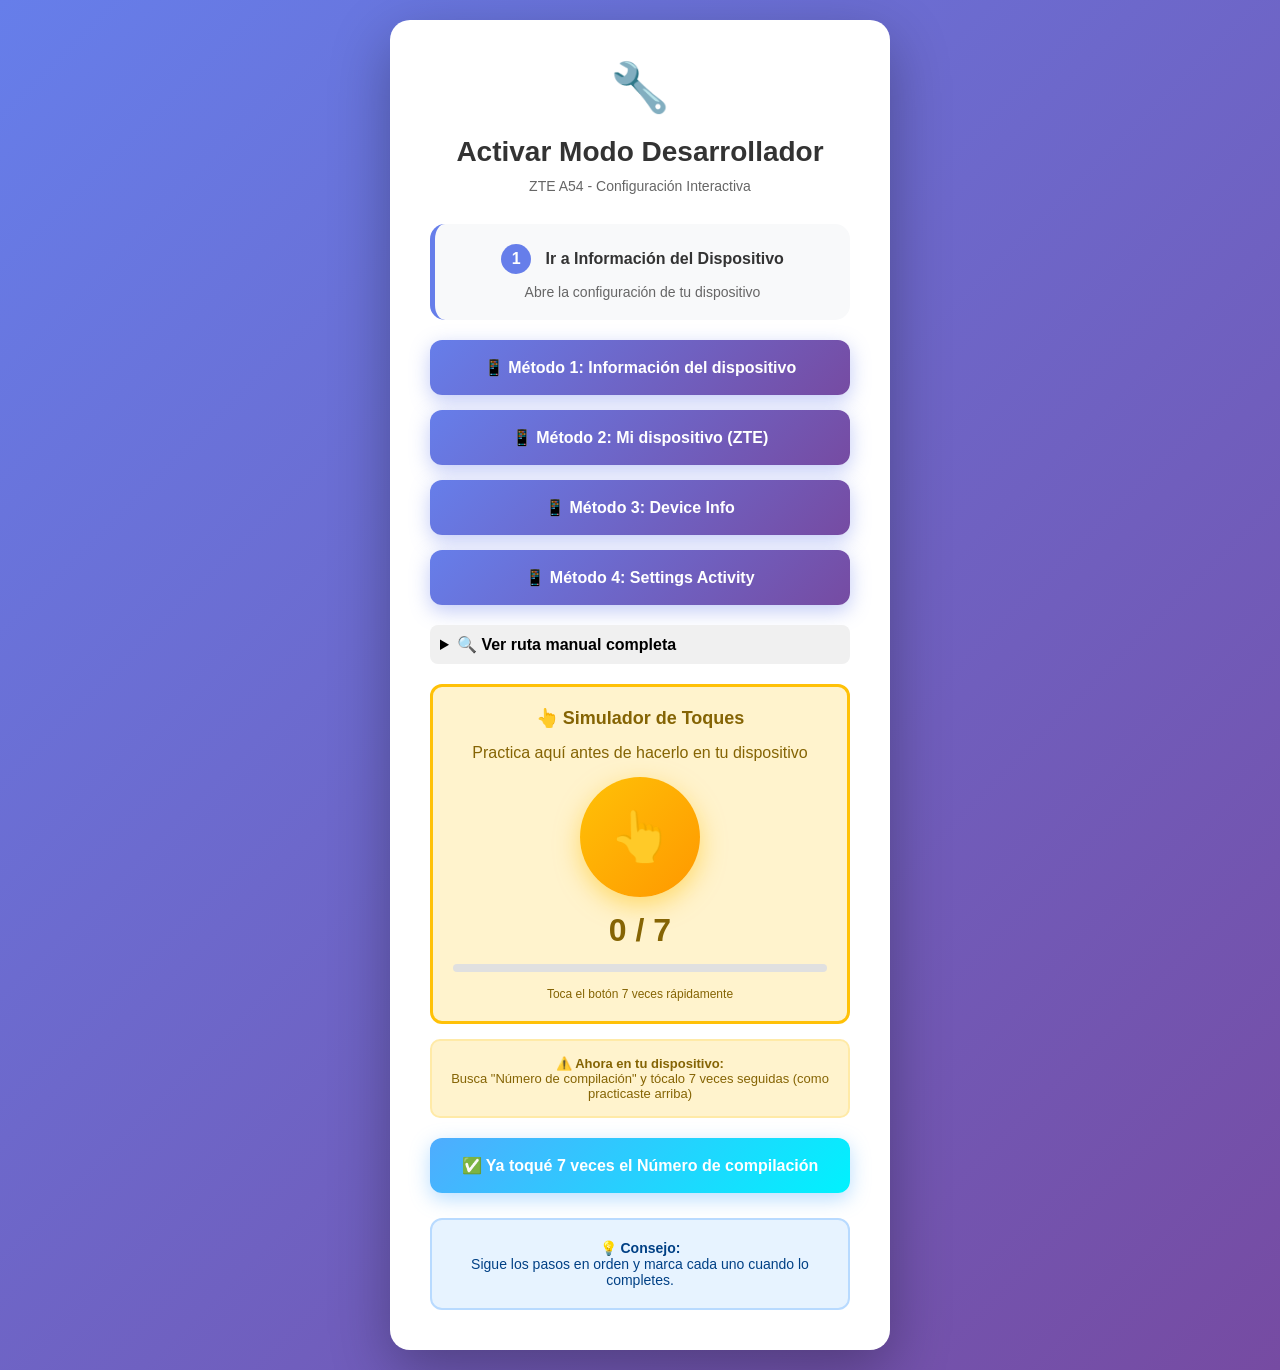
<file: offline.html>
<!DOCTYPE html>
<html lang="es">
<head>
    <meta charset="UTF-8">
    <meta name="viewport" content="width=device-width, initial-scale=1.0">
    <title>Activar Modo Desarrollador - ZTE A54</title>
    <style>
        * {
            margin: 0;
            padding: 0;
            box-sizing: border-box;
        }
        body {
            font-family: 'Segoe UI', Tahoma, Geneva, Verdana, sans-serif;
            display: flex;
            flex-direction: column;
            justify-content: center;
            align-items: center;
            min-height: 100vh;
            background: linear-gradient(135deg, #667eea 0%, #764ba2 100%);
            padding: 20px;
        }
        .container {
            background: white;
            padding: 40px;
            border-radius: 20px;
            box-shadow: 0 20px 60px rgba(0,0,0,0.3);
            text-align: center;
            max-width: 500px;
            width: 100%;
        }
        h1 {
            color: #333;
            margin-bottom: 10px;
            font-size: 28px;
        }
        .subtitle {
            color: #666;
            margin-bottom: 30px;
            font-size: 14px;
        }
        .step {
            background: #f8f9fa;
            padding: 20px;
            border-radius: 15px;
            margin-bottom: 20px;
            border-left: 5px solid #667eea;
            transition: all 0.3s;
        }
        .step.completed {
            border-left-color: #28a745;
            background: #d4edda;
        }
        .step-number {
            display: inline-block;
            width: 30px;
            height: 30px;
            background: #667eea;
            color: white;
            border-radius: 50%;
            line-height: 30px;
            font-weight: bold;
            margin-right: 10px;
            transition: all 0.3s;
        }
        .step.completed .step-number {
            background: #28a745;
        }
        .step-title {
            font-weight: bold;
            color: #333;
            margin-bottom: 10px;
            font-size: 16px;
        }
        .btn {
            display: block;
            width: 100%;
            padding: 18px 30px;
            margin: 15px 0;
            font-size: 16px;
            font-weight: bold;
            text-decoration: none;
            color: white;
            background: linear-gradient(135deg, #667eea 0%, #764ba2 100%);
            border-radius: 12px;
            box-shadow: 0 6px 20px rgba(102, 126, 234, 0.4);
            transition: all 0.3s;
            border: none;
            cursor: pointer;
        }
        .btn:active {
            transform: scale(0.98);
            box-shadow: 0 3px 10px rgba(102, 126, 234, 0.4);
        }
        .btn-secondary {
            background: linear-gradient(135deg, #f093fb 0%, #f5576c 100%);
            box-shadow: 0 6px 20px rgba(245, 87, 108, 0.4);
        }
        .btn-success {
            background: linear-gradient(135deg, #4facfe 0%, #00f2fe 100%);
            box-shadow: 0 6px 20px rgba(79, 172, 254, 0.4);
        }
        .btn:disabled {
            opacity: 0.5;
            cursor: not-allowed;
        }
        .info {
            margin-top: 25px;
            padding: 20px;
            background: #e7f3ff;
            border-radius: 12px;
            font-size: 14px;
            color: #004085;
            border: 2px solid #b8daff;
        }
        .warning {
            margin-top: 15px;
            padding: 15px;
            background: #fff3cd;
            border-radius: 10px;
            font-size: 13px;
            color: #856404;
            border: 2px solid #ffeaa7;
        }
        .tap-counter {
            margin-top: 15px;
            padding: 20px;
            background: #fff3cd;
            border-radius: 12px;
            border: 3px solid #ffc107;
        }
        .tap-counter h3 {
            color: #856404;
            margin-bottom: 15px;
            font-size: 18px;
        }
        .tap-button {
            width: 120px;
            height: 120px;
            background: linear-gradient(135deg, #ffc107 0%, #ff9800 100%);
            border-radius: 50%;
            border: none;
            color: white;
            font-size: 48px;
            cursor: pointer;
            box-shadow: 0 8px 25px rgba(255, 193, 7, 0.5);
            transition: all 0.2s;
            margin: 10px auto;
            display: block;
        }
        .tap-button:active {
            transform: scale(0.95);
            box-shadow: 0 4px 15px rgba(255, 193, 7, 0.5);
        }
        .tap-count {
            font-size: 32px;
            font-weight: bold;
            color: #856404;
            margin: 15px 0;
        }
        .success {
            margin-top: 15px;
            padding: 15px;
            background: #d4edda;
            border-radius: 10px;
            font-size: 13px;
            color: #155724;
            border: 2px solid #c3e6cb;
        }
        .icon {
            font-size: 48px;
            margin-bottom: 20px;
        }
        .hidden {
            display: none;
        }
        .progress-bar {
            width: 100%;
            height: 8px;
            background: #e0e0e0;
            border-radius: 10px;
            overflow: hidden;
            margin: 15px 0;
        }
        .progress-fill {
            height: 100%;
            background: linear-gradient(90deg, #667eea 0%, #764ba2 100%);
            width: 0%;
            transition: width 0.3s;
        }
    </style>
</head>
<body>
    <div class="container">
        <div class="icon">🔧</div>
        <h1>Activar Modo Desarrollador</h1>
        <p class="subtitle">ZTE A54 - Configuración Interactiva</p>
        
        <div class="step" id="step1">
            <div class="step-title">
                <span class="step-number">1</span>
                Ir a Información del Dispositivo
            </div>
            <p style="color: #666; font-size: 14px; margin-top: 10px;">
                Abre la configuración de tu dispositivo
            </p>
        </div>
        
        <a href="intent:#Intent;action=android.settings.DEVICE_INFO_SETTINGS;end" class="btn" id="btn1" onclick="markStep1()">
            📱 Método 1: Información del dispositivo
        </a>
        
        <a href="intent://settings/com.android.settings/.Settings$MyDeviceInfoActivity#Intent;scheme=android-app;end" class="btn" onclick="markStep1()">
            📱 Método 2: Mi dispositivo (ZTE)
        </a>
        
        <a href="intent://settings/com.android.settings/.DeviceInfoSettings#Intent;scheme=android-app;end" class="btn" onclick="markStep1()">
            📱 Método 3: Device Info
        </a>
        
        <a href="intent:#Intent;component=com.android.settings/.Settings$DeviceInfoSettingsActivity;end" class="btn" onclick="markStep1()">
            📱 Método 4: Settings Activity
        </a>
        
        <details style="margin: 20px 0; text-align: left;">
            <summary style="cursor: pointer; padding: 10px; background: #f0f0f0; border-radius: 8px; font-weight: bold;">
                🔍 Ver ruta manual completa
            </summary>
            <div style="padding: 15px; background: #f8f9fa; border-radius: 8px; margin-top: 10px; font-size: 13px;">
                <strong>Ruta en ZTE A54:</strong><br><br>
                Ajustes → Sistema → Acerca del teléfono → Número de compilación<br><br>
                <strong>O también puede estar en:</strong><br>
                • Ajustes → Acerca del teléfono → Información del software → Número de compilación<br>
                • Ajustes → Mi dispositivo → Toda la información → Número de compilación<br>
                • Ajustes → Sistema → Información del teléfono → Versión de compilación
            </div>
        </details>
        
        <div class="tap-counter" id="tapCounter">
            <h3>👆 Simulador de Toques</h3>
            <p style="color: #856404; margin-bottom: 15px;">
                Practica aquí antes de hacerlo en tu dispositivo
            </p>
            <button class="tap-button" id="tapButton" onclick="handleTap()">👆</button>
            <div class="tap-count" id="tapCount">0 / 7</div>
            <div class="progress-bar">
                <div class="progress-fill" id="progressFill"></div>
            </div>
            <p style="color: #856404; font-size: 12px; margin-top: 10px;">
                Toca el botón 7 veces rápidamente
            </p>
        </div>
        
        <div class="warning">
            <strong>⚠️ Ahora en tu dispositivo:</strong><br>
            Busca "Número de compilación" y tócalo 7 veces seguidas (como practicaste arriba)
        </div>
        
        <button class="btn btn-success" onclick="markStep2()" style="margin-top: 20px;">
            ✅ Ya toqué 7 veces el Número de compilación
        </button>
        
        <div class="step hidden" id="step2">
            <div class="step-title">
                <span class="step-number">2</span>
                Abrir Opciones de Desarrollador
            </div>
            <p style="color: #666; font-size: 14px; margin-top: 10px;">
                Ahora puedes acceder a las opciones de desarrollador
            </p>
        </div>
        
        <a href="intent:#Intent;action=android.settings.APPLICATION_DEVELOPMENT_SETTINGS;end" class="btn btn-secondary hidden" id="btn2" onclick="markStep3()">
            ⚙️ Abrir Opciones de Desarrollador
        </a>
        
        <a href="intent://settings/com.android.settings/.Settings$DevelopmentSettingsDashboardActivity#Intent;scheme=android-app;end" class="btn btn-secondary hidden" id="btn2alt">
            🔧 Método Alternativo
        </a>
        
        <div class="step hidden" id="step3">
            <div class="step-title">
                <span class="step-number">3</span>
                Activar Depuración USB
            </div>
            <p style="color: #666; font-size: 14px; margin-top: 10px;">
                Busca y activa "Depuración USB" en las opciones
            </p>
        </div>
        
        <div class="success hidden" id="finalSuccess">
            <strong>🎉 ¡Felicidades!</strong><br>
            Has activado el modo desarrollador correctamente.<br>
            Ahora puedes conectar tu dispositivo a la PC y usar ADB.
        </div>
        
        <div class="info">
            <strong>💡 Consejo:</strong><br>
            Sigue los pasos en orden y marca cada uno cuando lo completes.
        </div>
    </div>

    <script>
        let tapCount = 0;
        
        function handleTap() {
            tapCount++;
            document.getElementById('tapCount').textContent = tapCount + ' / 7';
            document.getElementById('progressFill').style.width = (tapCount / 7 * 100) + '%';
            
            if (tapCount >= 7) {
                document.getElementById('tapButton').textContent = '✅';
                document.getElementById('tapButton').style.background = 'linear-gradient(135deg, #28a745 0%, #20c997 100%)';
                document.getElementById('tapCount').textContent = '¡Completado! 🎉';
                document.getElementById('tapCount').style.color = '#28a745';
                
                setTimeout(() => {
                    alert('¡Excelente! Ahora hazlo en tu dispositivo real:\n\n1. Busca "Número de compilación"\n2. Tócalo 7 veces seguidas\n3. Verás un mensaje de confirmación');
                }, 300);
            }
        }
        
        function markStep1() {
            setTimeout(() => {
                document.getElementById('step1').classList.add('completed');
            }, 500);
        }
        
        function markStep2() {
            document.getElementById('step1').classList.add('completed');
            document.getElementById('step2').classList.remove('hidden');
            document.getElementById('btn2').classList.remove('hidden');
            document.getElementById('btn2alt').classList.remove('hidden');
            document.getElementById('tapCounter').style.display = 'none';
            
            // Scroll suave al siguiente paso
            setTimeout(() => {
                document.getElementById('step2').scrollIntoView({ behavior: 'smooth', block: 'center' });
            }, 100);
        }
        
        function markStep3() {
            setTimeout(() => {
                document.getElementById('step2').classList.add('completed');
                document.getElementById('step3').classList.remove('hidden');
                document.getElementById('finalSuccess').classList.remove('hidden');
                
                // Scroll al final
                setTimeout(() => {
                    document.getElementById('finalSuccess').scrollIntoView({ behavior: 'smooth', block: 'center' });
                }, 100);
            }, 500);
        }
    </script>
</body>
</html>
</file>
